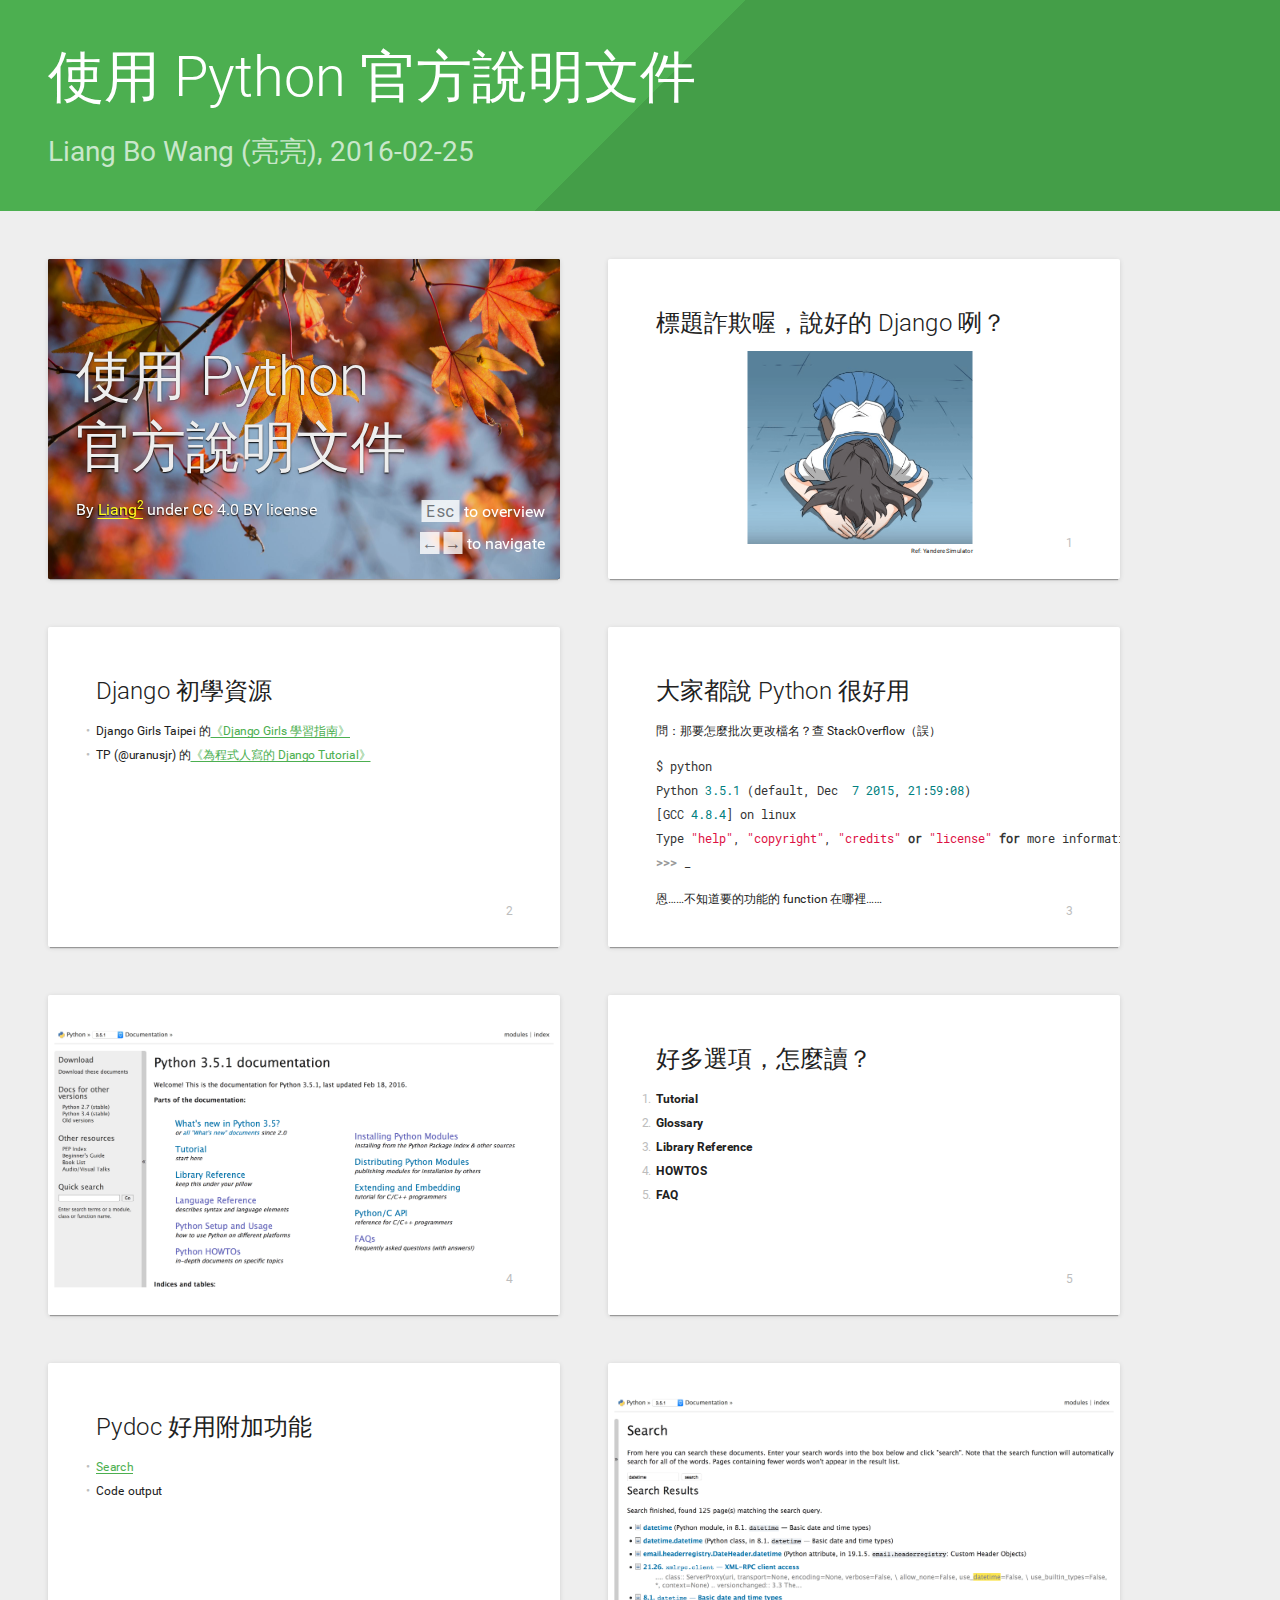
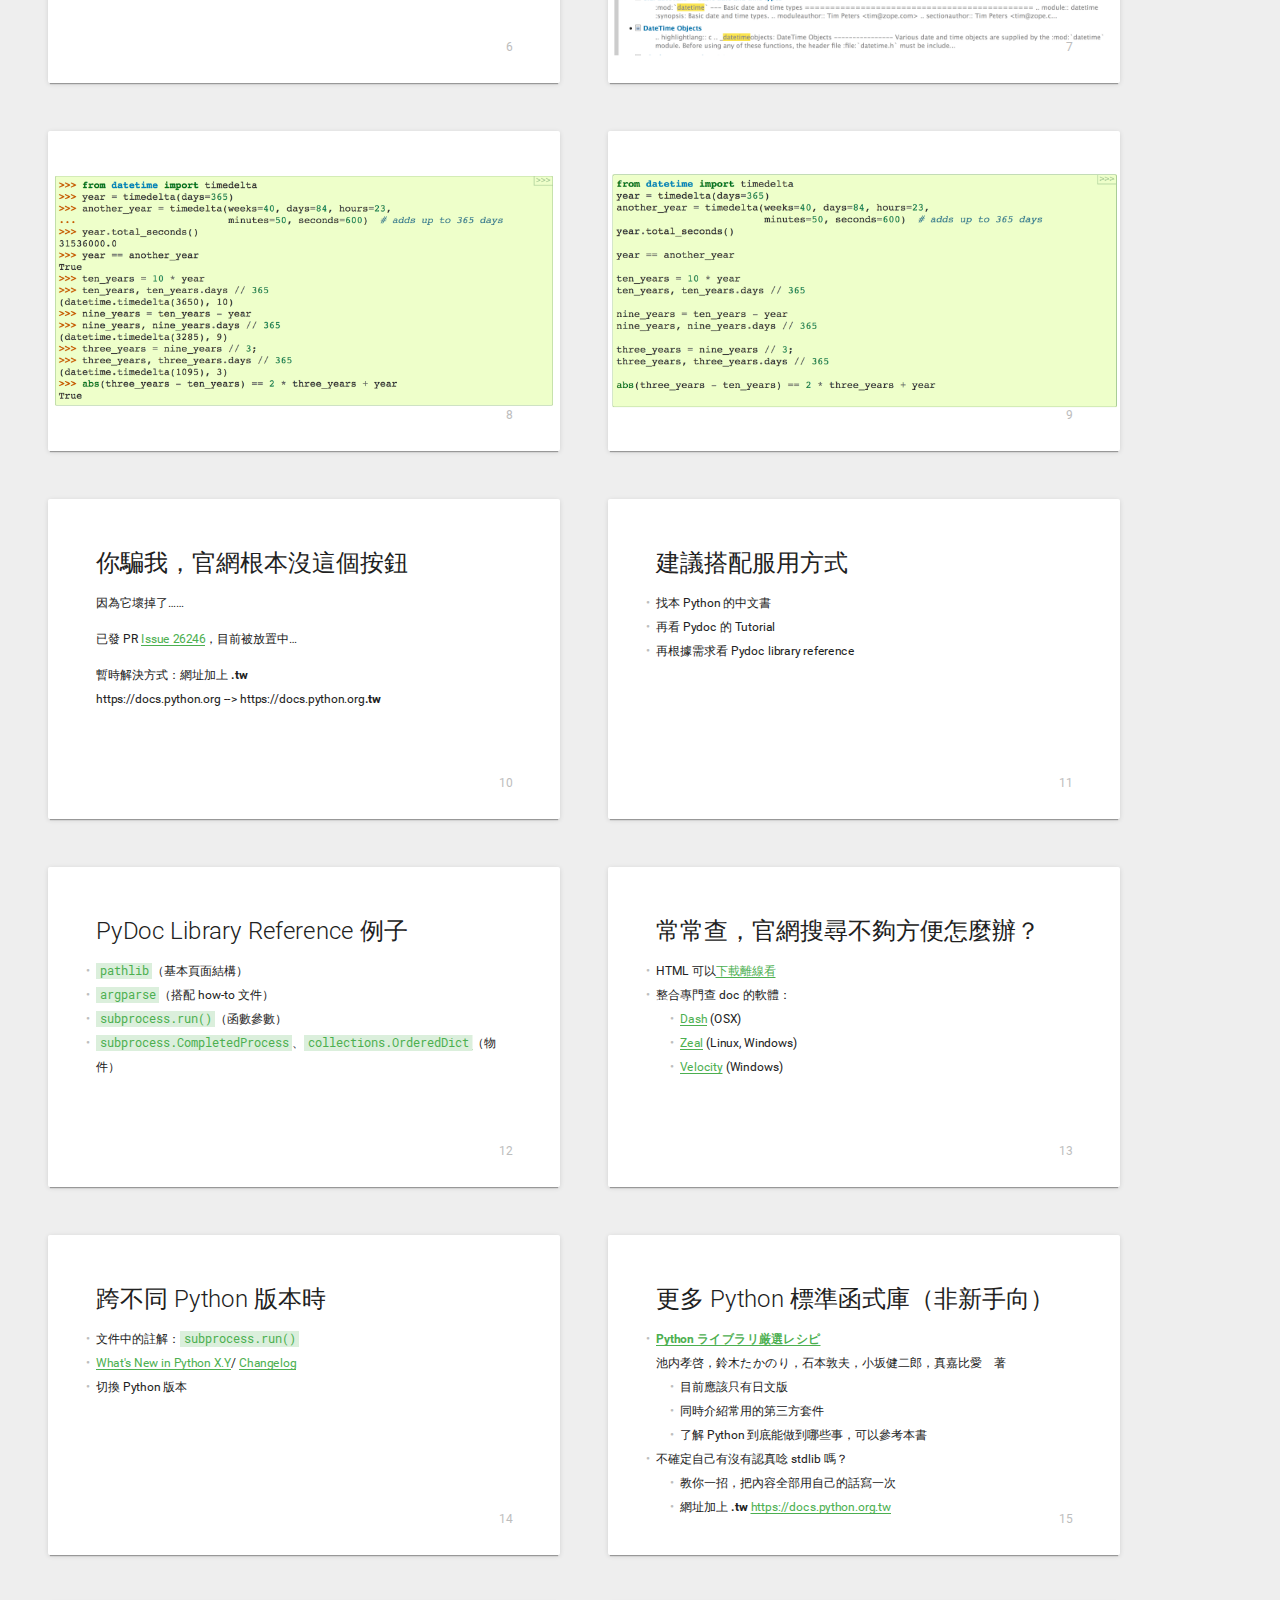
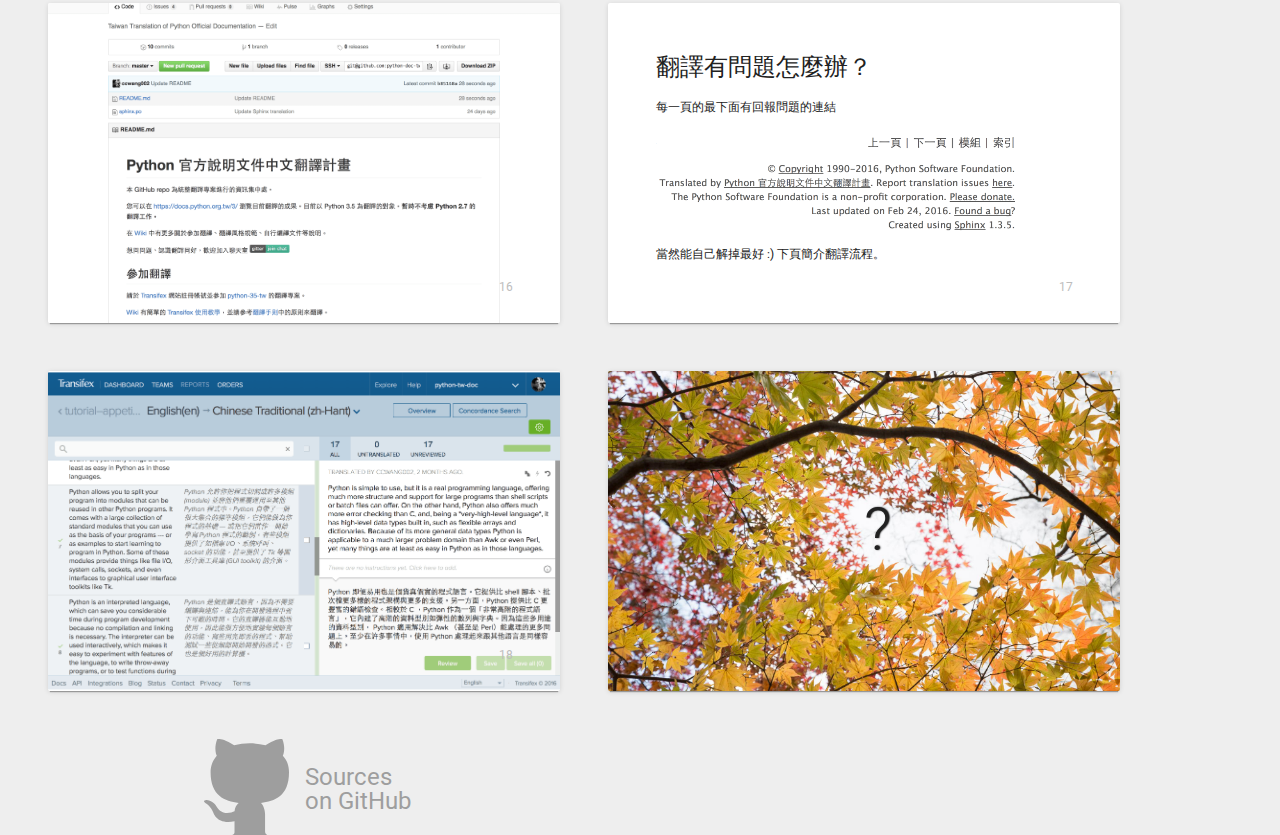
<file: index.html>
<!DOCTYPE html>
<html lang="en">
<head>
	<meta charset="UTF-8">
	<title>Liang2's Slides</title>
	<meta name="viewport" content="width=792, user-scalable=no">
	<meta http-equiv="x-ua-compatible" content="ie=edge">
	<!-- Icon -->
	<link href="pics/favicon.png" rel="icon" type="image/x-icon" />
	<!-- MathJax -->
	<!-- CSS Stle -->
	<link rel="stylesheet" href="lib/shower/themes/material/styles/screen-16x10.css">
	<link rel="stylesheet" href="lib/highlight/styles/github.min.css" type="text/css"/>
	<link rel="stylesheet" href="static/custom.css" type="text/css"/>
</head>
<body class="shower list">
	<!-- Header in overview -->
	<header class="caption">
		<h1>使用 Python 官方說明文件</h1>
		<p style="line-height: 32px; padding-top:15px;"><a href="http://liang2.tw">Liang Bo Wang (亮亮)</a>, 2016-02-25</p>
	</header>

	<!-- Cover Slide -->
	<section id="cover" class="slide no-slide-number">
		<h2 id="talk-header">使用 Python <br>官方說明文件</h2>
		<p id="talk-author">
			By <a href="http://liang2.tw" target="_blank">Liang<sup>2</sup></a> under CC 4.0 BY license
		</p>
		<p id="usage-instr">
			<kbd>Esc</kbd> to overview <br />
			<kbd>←</kbd> <kbd>→</kbd> to navigate
		</p>
		<img src="pics/cover.jpg" class="cover w" alt="">
		<style>
			#talk-header,
			#talk-author {
				left: 56px;
			}
			#talk-header {
				color: #EEE;
				text-align: left;
				font-size: 110px;
				line-height: 1.3em;
				text-shadow: -1px 1px 3px #000;
				bottom: 160px;
				position: absolute;

			}
			#talk-author {
				line-height: 1.2em;
				text-shadow: -1px 1px 3px #000;
				bottom: 120px;
				position: absolute;
			}
			#talk-author a {
				color: #FFFA20;
			}
			#cover p {
				margin: 10px 0 0;
				color: #FFF;
				font-size: 32px;
				opacity: 1;
			}
			#usage-instr {
				position: absolute;
				text-align: right;
				right: 30px;
				bottom: 40px;
			}
			#usage-instr kbd {
				opacity: 0.8;
				color: #666;
				background-color: white;
			}
			#cover img {
				opacity: 0.95;
			}
			#cover {
				background: black;
			}
		</style>
	</section>

	<section class="slide" id="orz">
		<h2>標題詐欺喔，說好的 Django 咧？</h2>
		<div class="citation next">
		<img src="pics/orz.png" alt="">
		<p>Ref: Yandere Simulator</p>
		</div>
		<style>
		#orz .citation {
			width: 450px;
			margin: 0 auto;
		}
		</style>
	</section>

	<section class="slide">
		<h2>Django 初學資源</h2>
		<ul>
			<li>Django Girls Taipei 的<a href="https://github.com/djangogirlstaipei/tutorial">《Django Girls 學習指南》</a></li>
			<li>TP (@uranusjr) 的<a href="https://github.com/uranusjr/django-tutorial-for-programmers">《為程式人寫的 Django Tutorial》</a></li>
		</ul>
	</section>

	<section class="slide">
		<h2>大家都說 Python 很好用</h2>
		<p>問：那要怎麼批次更改檔名？<span class="next">查 StackOverflow（誤）</span></p>
		<pre language='language-python' class="next"><code>$ python
Python 3.5.1 (default, Dec  7 2015, 21:59:08)
[GCC 4.8.4] on linux
Type "help", "copyright", "credits" or "license" for more information.
>>> _</code></pre>
		<p class="next">恩……<span class="next">不知道要的功能的 function 在哪裡……</span></p>
	</section>

	<section class="slide">
		<img src="pics/pydoc_home.png" class="cover w" alt="">
	</section>

	<section class="slide">
		<h2>好多選項，怎麼讀？</h2>
		<ol>
			<li><strong>Tutorial</strong></li>
			<li><strong>Glossary</strong></li>
			<li><strong>Library Reference</strong></li>
			<li><strong>HOWTOS</strong></li>
			<li><strong>FAQ</strong></li>
		</ol>
	</section>

	<section class="slide">
		<h2>Pydoc 好用附加功能</h2>
		<ul>
			<li><a href="https://docs.python.org/3/search.html">Search</a></li>
			<li>Code output</li>
		</ul>
	</section>

	<section class="slide">
		<img class="cover w" src="pics/pydoc_search.png" alt="">
	</section>

	<section class="slide">
		<img class="cover w" src="pics/pydoc_code_output.png" alt="">
	</section>

	<section class="slide">
		<img class="cover w" src="pics/pydoc_code_output_toggle.png" alt="">
	</section>

	<section class="slide">
		<h2>你騙我，官網根本沒這個按鈕</h2>
		<p class="next">因為它壞掉了……</p>
		<p class="next">已發 PR <a href="http://bugs.python.org/issue26246">Issue 26246</a>，目前被放置中…</p>
		<p class="next">暫時解決方式：網址加上 <strong>.tw</strong><br>
			https://docs.python.org --&gt; https://docs.python.org<strong>.tw</strong></p>
	</section>

	<section class="slide">
		<h2>建議搭配服用方式</h2>
		<ul>
			<li>找本 Python 的中文書</li>
			<li>再看 Pydoc 的 Tutorial</li>
			<li>再根據需求看 Pydoc library reference</li>
		</ul>
	</section>

	<section class="slide">
		<h2>PyDoc Library Reference 例子</h2>
		<ul>
			<li><a href="https://docs.python.org/3.5/library/pathlib.html"><code>pathlib</code></a>（基本頁面結構）</li>
			<li><a href="https://docs.python.org/3.5/library/argparse.html"><code>argparse</code></a>（搭配 how-to 文件）</li>
			<li><a href="https://docs.python.org/3/library/subprocess.html#subprocess.run"><code>subprocess.run()</code></a>（函數參數）</li>
			<li><a href="https://docs.python.org/3/library/subprocess.html#subprocess.CompletedProcess"><code>subprocess.CompletedProcess</code></a>、<a href="https://docs.python.org/3/library/collections.html#collections.OrderedDict"><code>collections.OrderedDict</code></a>（物件）</li>
		</ul>
	</section>

	<section class="slide">
		<h2>常常查，官網搜尋不夠方便怎麼辦？</h2>
		<ul>
			<li>HTML 可以<a href="https://docs.python.org/3/download.html">下載離線看</a></li>
			<li>整合專門查 doc 的軟體：</li>
			<ul>
				<li><a href="https://kapeli.com/dash">Dash</a> (OSX)</li>
				<li><a href="https://zealdocs.org/">Zeal</a> (Linux, Windows)</li>
				<li><a href="https://velocity.silverlakesoftware.com/">Velocity</a> (Windows)</li>
			</ul>
		</ul>
	</section>

	<section class="slide">
		<h2>跨不同 Python 版本時</h2>
		<ul>
			<li>文件中的註解：<a href="https://docs.python.org/3/library/subprocess.html#subprocess.run"><code>subprocess.run()</code></a></li>
			<li><a href="https://docs.python.org/3/whatsnew/3.5.html">What's New in Python X.Y</a>/ <a href="https://docs.python.org/3/whatsnew/changelog.html">Changelog</a></li>
			<li>切換 Python 版本</li>
		</ul>
	</section>

	<section class="slide">
		<h2>更多 Python 標準函式庫（非新手向）</h2>
		<ul>
			<li><a href="http://www.amazon.co.jp/dp/4774177075" target="_blank"><strong>Python ライブラリ厳選レシピ</strong></a><br>
				池内孝啓，鈴木たかのり，石本敦夫，小坂健二郎，真嘉比愛　著</li>
				<ul>
					<li>目前應該只有日文版</li>
					<li>同時介紹常用的第三方套件</li>
					<li>了解 Python 到底能做到哪些事，可以參考本書</li>
				</ul>
			<li>不確定自己有沒有認真唸 stdlib 嗎？</li>
			<ul class="next">
				<li>教你一招，把內容全部用自己的話寫一次</li>
				<li>網址加上 <strong>.tw</strong> <a href="https://docs.python.org.tw">https://docs.python.org.tw</a></li>
			</ul>
		</ul>
	</section>

	<section class="slide">
		<a href="https://github.com/python-doc-tw/python-doc-tw"><img class="cover w" src="pics/pydoctw.png" alt=""></a>
	</section>

	<section class="slide" id="pydoctw-report">
		<h2>翻譯有問題怎麼辦？</h2>
		<p>每一頁的最下面有回報問題的連結</p>
		<img src="pics/pydoctw_footer.png" alt="">
		<p>當然能自己解掉最好 :) 下頁簡介翻譯流程。</p>
		<style>
			#pydoctw-report img {
				width: 90%;
			}
		</style>
	</section>

	<section class="slide">
		<img class="cover w" src="pics/pydoctw_transifex.png" alt="">
	</section>

	<!-- End Slide -->
	<section id='end' class='slide no-slide-number'>
		<h2>?</h2>
		<img src="pics/end.jpg" class="cover w" alt="">
		<style>
			#end h2 {
				position: absolute;
				left: 50%;
				top: 40%;
				text-align: right;
				text-shadow: 1px 1px 3px #111;
				font-size: 120px;
			}
		</style>
	</section>


	<!-- END OF SLIDE CONTENT -->
	<p class="badge">
		<a href="https://github.com/ccwang002/2016Talk-Pydoc" target="_blank">Sources on GitHub</a>
	</p>
	<!--
	To hide progress bar from entire presentation
	just remove “progress” element.
	-->
	<div class="progress"></div>

	<!-- Library -->
	<script src="lib/highlight/highlight.pack.js" type="text/javascript" charset="utf-8"></script>
	<script>
		hljs.initHighlightingOnLoad();
	</script>
	<script src="lib/shower/shower.min.js"></script>
	<!-- Mathjax -->
	<!-- During local development, use localhost mathjax for speed-->
	<!--<script src="file:///Users/liang/.ipython/profile_default/static/mathjax/MathJax.js?config=TeX-AMS-MML_HTMLorMML"></script>-->
	<!-- online Mathjax CDN -->
	<!--<script src="http://cdn.mathjax.org/mathjax/latest/MathJax.js?config=TeX-AMS-MML_HTMLorMML"></script>-->
</body>
</html>
</file>
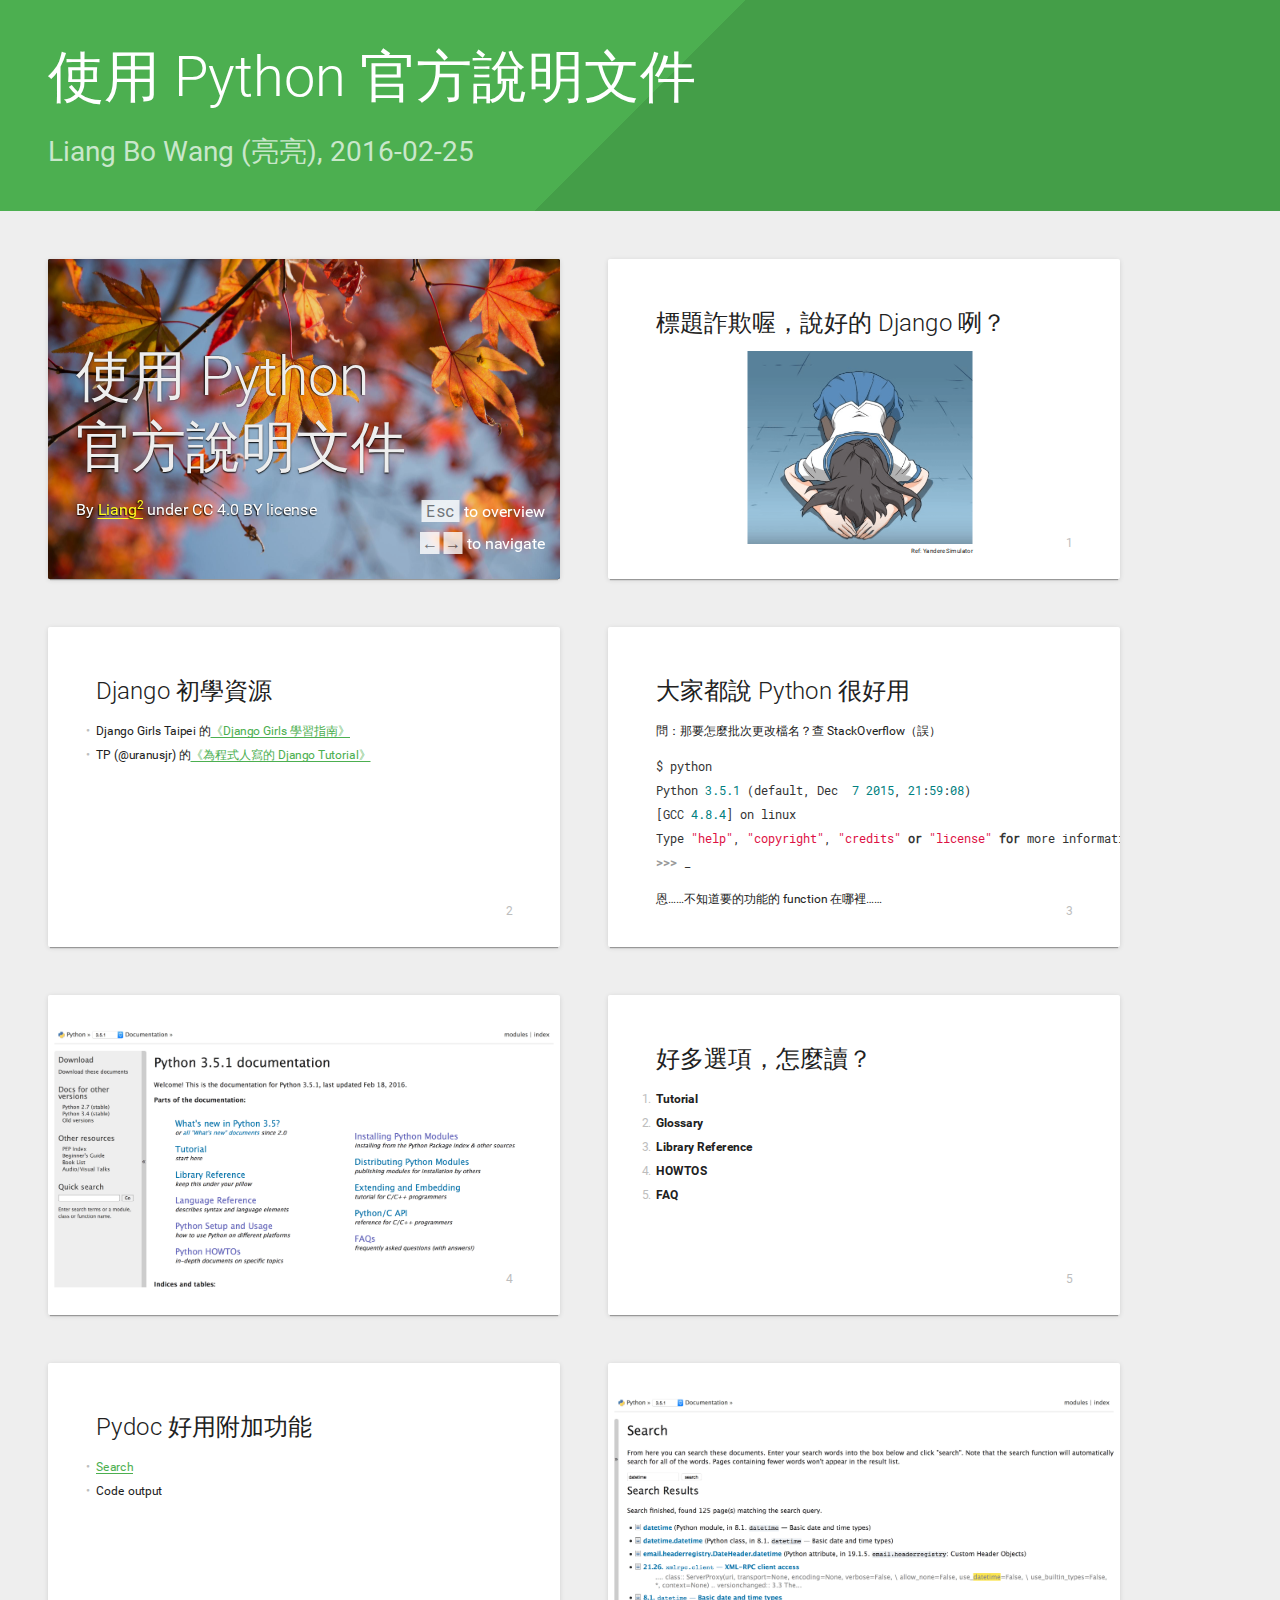
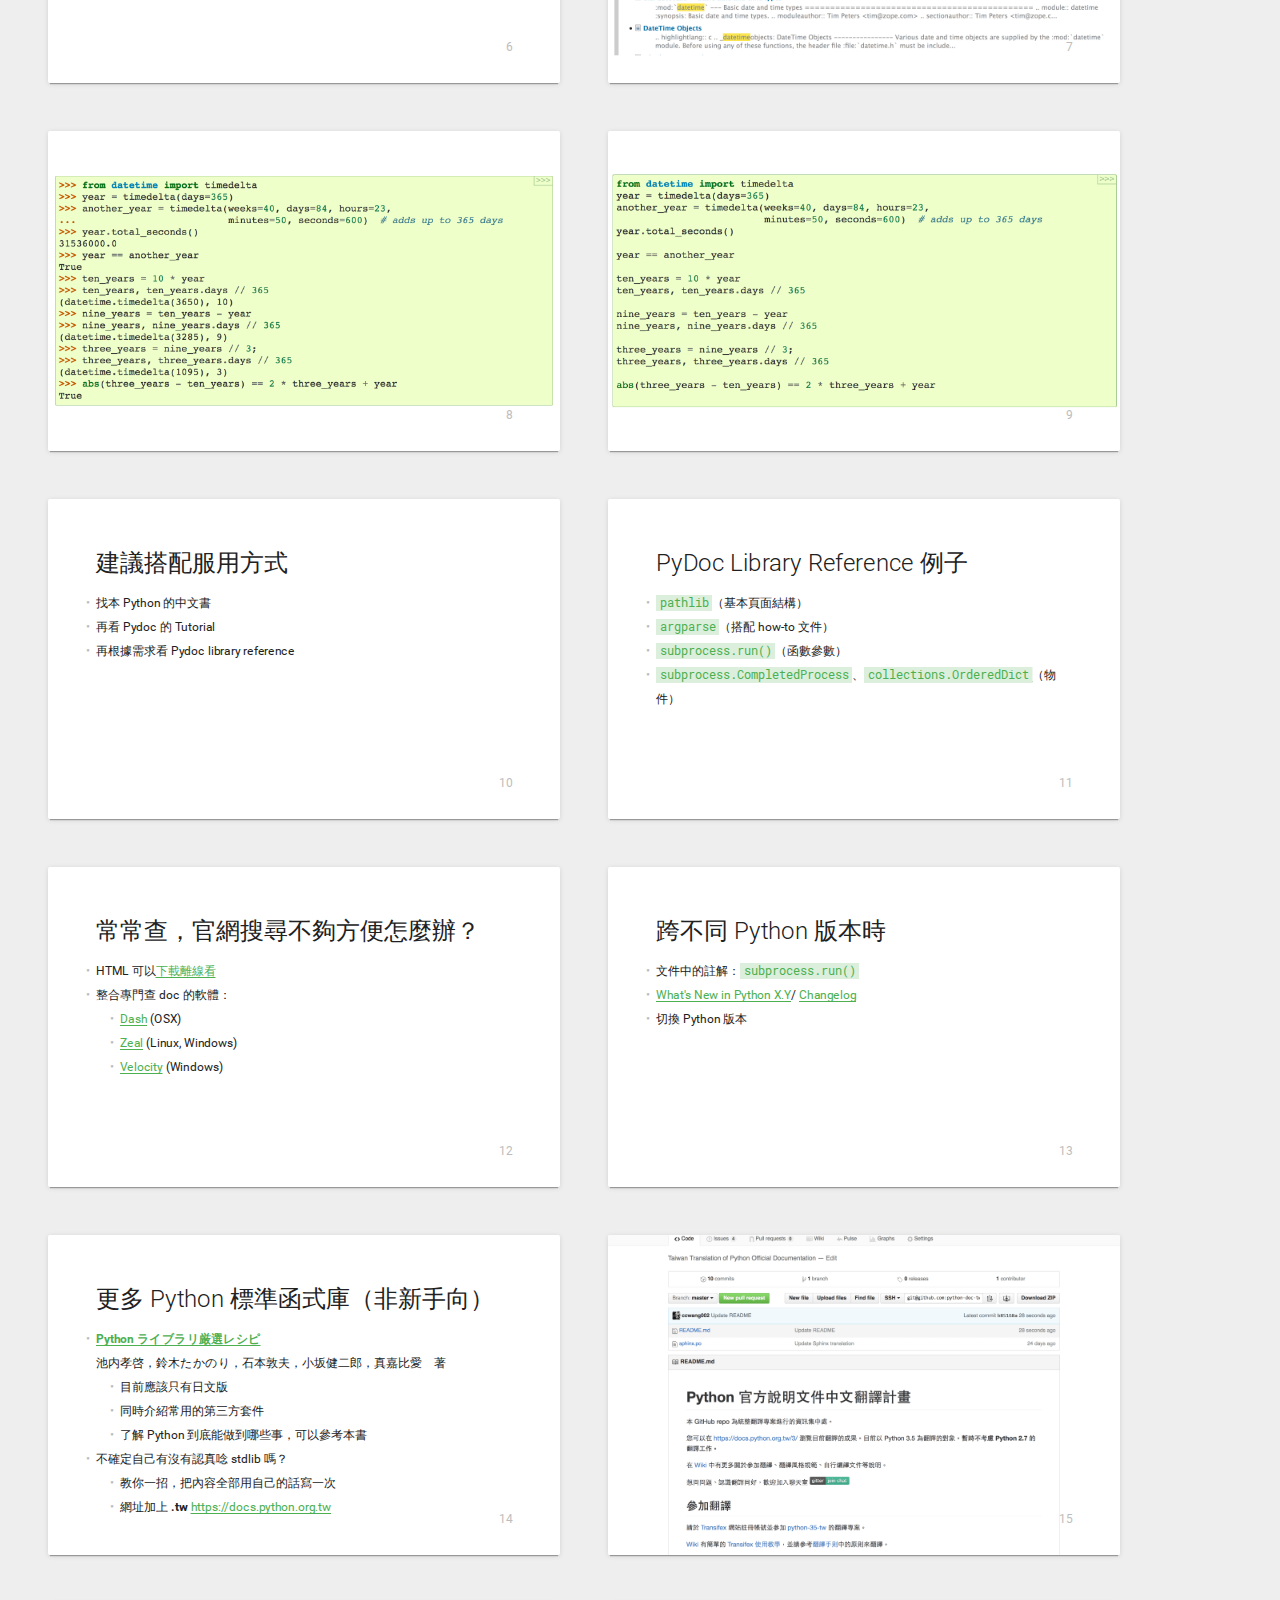
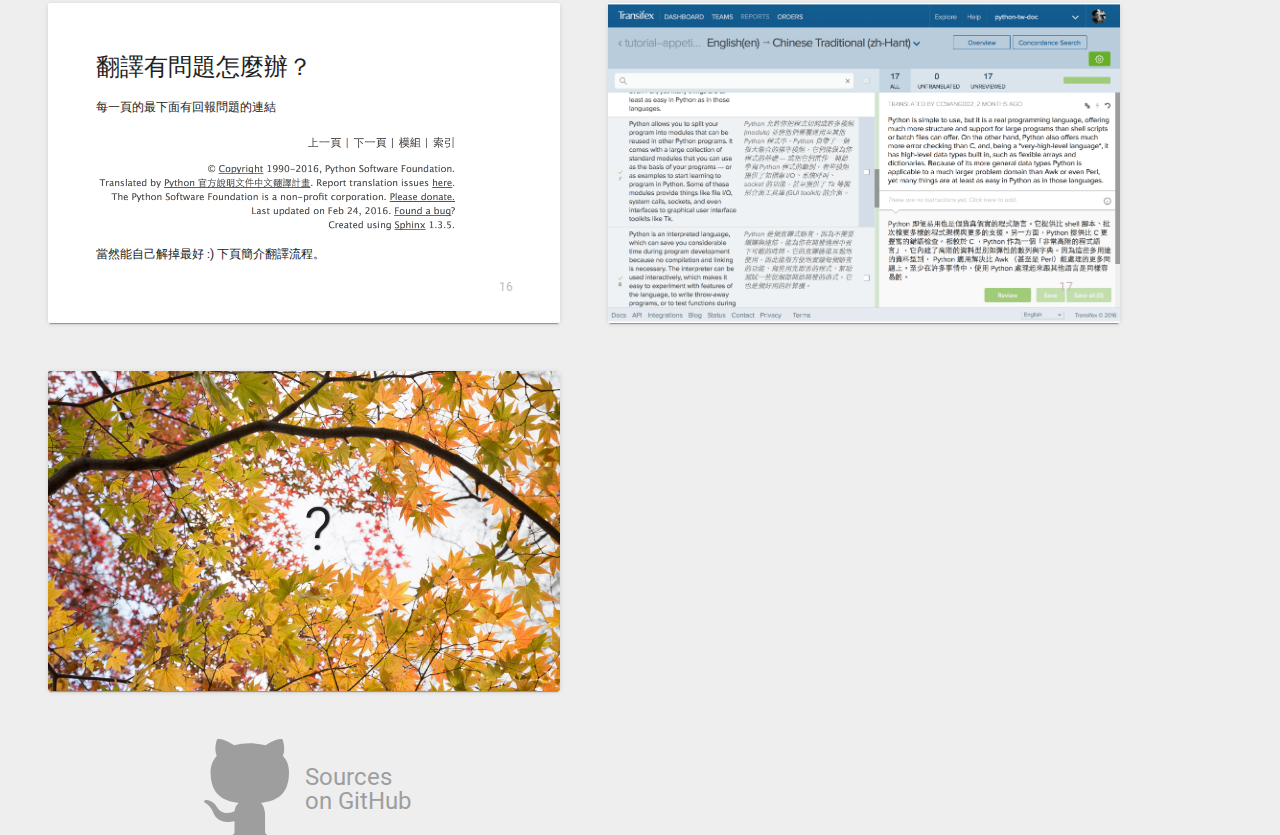
<file: slides/index.html>
<!DOCTYPE html>
<html lang="en">
<head>
	<meta charset="UTF-8">
	<title>Liang2's Slides</title>
	<meta name="viewport" content="width=792, user-scalable=no">
	<meta http-equiv="x-ua-compatible" content="ie=edge">
	<!-- Icon -->
	<link href="pics/favicon.png" rel="icon" type="image/x-icon" />
	<!-- MathJax -->
	<!-- CSS Stle -->
	<link rel="stylesheet" href="lib/shower/themes/material/styles/screen-16x10.css">
	<link rel="stylesheet" href="lib/highlight/styles/github.min.css" type="text/css"/>
	<link rel="stylesheet" href="static/custom.css" type="text/css"/>
</head>
<body class="shower list">
	<!-- Header in overview -->
	<header class="caption">
		<h1>使用 Python 官方說明文件</h1>
		<p style="line-height: 32px; padding-top:15px;"><a href="http://liang2.tw">Liang Bo Wang (亮亮)</a>, 2016-02-25</p>
	</header>

	<!-- Cover Slide -->
	<section id="cover" class="slide no-slide-number">
		<h2 id="talk-header">使用 Python <br>官方說明文件</h2>
		<p id="talk-author">
			By <a href="http://liang2.tw" target="_blank">Liang<sup>2</sup></a> under CC 4.0 BY license
		</p>
		<p id="usage-instr">
			<kbd>Esc</kbd> to overview <br />
			<kbd>←</kbd> <kbd>→</kbd> to navigate
		</p>
		<img src="pics/cover.jpg" class="cover w" alt="">
		<style>
			#talk-header,
			#talk-author {
				left: 56px;
			}
			#talk-header {
				color: #EEE;
				text-align: left;
				font-size: 110px;
				line-height: 1.3em;
				text-shadow: -1px 1px 3px #000;
				bottom: 160px;
				position: absolute;

			}
			#talk-author {
				line-height: 1.2em;
				text-shadow: -1px 1px 3px #000;
				bottom: 120px;
				position: absolute;
			}
			#talk-author a {
				color: #FFFA20;
			}
			#cover p {
				margin: 10px 0 0;
				color: #FFF;
				font-size: 32px;
				opacity: 1;
			}
			#usage-instr {
				position: absolute;
				text-align: right;
				right: 30px;
				bottom: 40px;
			}
			#usage-instr kbd {
				opacity: 0.8;
				color: #666;
				background-color: white;
			}
			#cover img {
				opacity: 0.95;
			}
			#cover {
				background: black;
			}
		</style>
	</section>

	<section class="slide" id="orz">
		<h2>標題詐欺喔，說好的 Django 咧？</h2>
		<div class="citation next">
		<img src="pics/orz.png" alt="">
		<p>Ref: Yandere Simulator</p>
		</div>
		<style>
		#orz .citation {
			width: 450px;
			margin: 0 auto;
		}
		</style>
	</section>

	<section class="slide">
		<h2>Django 初學資源</h2>
		<ul>
			<li>Django Girls Taipei 的<a href="https://github.com/djangogirlstaipei/tutorial">《Django Girls 學習指南》</a></li>
			<li>TP (@uranusjr) 的<a href="https://github.com/uranusjr/django-tutorial-for-programmers">《為程式人寫的 Django Tutorial》</a></li>
		</ul>
	</section>

	<section class="slide">
		<h2>大家都說 Python 很好用</h2>
		<p>問：那要怎麼批次更改檔名？<span class="next">查 StackOverflow（誤）</span></p>
		<pre language='language-python' class="next"><code>$ python
Python 3.5.1 (default, Dec  7 2015, 21:59:08)
[GCC 4.8.4] on linux
Type "help", "copyright", "credits" or "license" for more information.
>>> _</code></pre>
		<p class="next">恩……<span class="next">不知道要的功能的 function 在哪裡……</span></p>
	</section>

	<section class="slide">
		<img src="pics/pydoc_home.png" class="cover w" alt="">
	</section>

	<section class="slide">
		<h2>好多選項，怎麼讀？</h2>
		<ol>
			<li><strong>Tutorial</strong></li>
			<li><strong>Glossary</strong></li>
			<li><strong>Library Reference</strong></li>
			<li><strong>HOWTOS</strong></li>
			<li><strong>FAQ</strong></li>
		</ol>
	</section>

	<section class="slide">
		<h2>Pydoc 好用附加功能</h2>
		<ul>
			<li><a href="https://docs.python.org/3/search.html">Search</a></li>
			<li>Code output</li>
		</ul>
	</section>

	<section class="slide">
		<img class="cover w" src="pics/pydoc_search.png" alt="">
	</section>

	<section class="slide">
		<img class="cover w" src="pics/pydoc_code_output.png" alt="">
	</section>

	<section class="slide">
		<img class="cover w" src="pics/pydoc_code_output_toggle.png" alt="">
	</section>

	<section class="slide">
		<h2>建議搭配服用方式</h2>
		<ul>
			<li>找本 Python 的中文書</li>
			<li>再看 Pydoc 的 Tutorial</li>
			<li>再根據需求看 Pydoc library reference</li>
		</ul>
	</section>

	<section class="slide">
		<h2>PyDoc Library Reference 例子</h2>
		<ul>
			<li><a href="https://docs.python.org/3.5/library/pathlib.html"><code>pathlib</code></a>（基本頁面結構）</li>
			<li><a href="https://docs.python.org/3.5/library/argparse.html"><code>argparse</code></a>（搭配 how-to 文件）</li>
			<li><a href="https://docs.python.org/3/library/subprocess.html#subprocess.run"><code>subprocess.run()</code></a>（函數參數）</li>
			<li><a href="https://docs.python.org/3/library/subprocess.html#subprocess.CompletedProcess"><code>subprocess.CompletedProcess</code></a>、<a href="https://docs.python.org/3/library/collections.html#collections.OrderedDict"><code>collections.OrderedDict</code></a>（物件）</li>
		</ul>
	</section>

	<section class="slide">
		<h2>常常查，官網搜尋不夠方便怎麼辦？</h2>
		<ul>
			<li>HTML 可以<a href="https://docs.python.org/3/download.html">下載離線看</a></li>
			<li>整合專門查 doc 的軟體：</li>
			<ul>
				<li><a href="https://kapeli.com/dash">Dash</a> (OSX)</li>
				<li><a href="https://zealdocs.org/">Zeal</a> (Linux, Windows)</li>
				<li><a href="https://velocity.silverlakesoftware.com/">Velocity</a> (Windows)</li>
			</ul>
		</ul>
	</section>

	<section class="slide">
		<h2>跨不同 Python 版本時</h2>
		<ul>
			<li>文件中的註解：<a href="https://docs.python.org/3/library/subprocess.html#subprocess.run"><code>subprocess.run()</code></a></li>
			<li><a href="https://docs.python.org/3/whatsnew/3.5.html">What's New in Python X.Y</a>/ <a href="https://docs.python.org/3/whatsnew/changelog.html">Changelog</a></li>
			<li>切換 Python 版本</li>
		</ul>
	</section>

	<section class="slide">
		<h2>更多 Python 標準函式庫（非新手向）</h2>
		<ul>
			<li><a href="http://www.amazon.co.jp/dp/4774177075" target="_blank"><strong>Python ライブラリ厳選レシピ</strong></a><br>
				池内孝啓，鈴木たかのり，石本敦夫，小坂健二郎，真嘉比愛　著</li>
				<ul>
					<li>目前應該只有日文版</li>
					<li>同時介紹常用的第三方套件</li>
					<li>了解 Python 到底能做到哪些事，可以參考本書</li>
				</ul>
			<li>不確定自己有沒有認真唸 stdlib 嗎？</li>
			<ul class="next">
				<li>教你一招，把內容全部用自己的話寫一次</li>
				<li>網址加上 <strong>.tw</strong> <a href="https://docs.python.org.tw">https://docs.python.org.tw</a></li>
			</ul>
		</ul>
	</section>

	<section class="slide">
		<a href="https://github.com/python-doc-tw/python-doc-tw"><img class="cover w" src="pics/pydoctw.png" alt=""></a>
	</section>

	<section class="slide" id="pydoctw-report">
		<h2>翻譯有問題怎麼辦？</h2>
		<p>每一頁的最下面有回報問題的連結</p>
		<img src="pics/pydoctw_footer.png" alt="">
		<p>當然能自己解掉最好 :) 下頁簡介翻譯流程。</p>
		<style>
			#pydoctw-report img {
				width: 90%;
			}
		</style>
	</section>

	<section class="slide">
		<img class="cover w" src="pics/pydoctw_transifex.png" alt="">
	</section>

	<!-- End Slide -->
	<section id='end' class='slide no-slide-number'>
		<h2>?</h2>
		<img src="pics/end.jpg" class="cover w" alt="">
		<style>
			#end h2 {
				position: absolute;
				left: 50%;
				top: 40%;
				text-align: right;
				text-shadow: 1px 1px 3px #111;
				font-size: 120px;
			}
		</style>
	</section>


	<!-- END OF SLIDE CONTENT -->
	<p class="badge">
		<a href="https://github.com/ccwang002/2016Talk-Pydoc" target="_blank">Sources on GitHub</a>
	</p>
	<!--
	To hide progress bar from entire presentation
	just remove “progress” element.
	-->
	<div class="progress"></div>

	<!-- Library -->
	<script src="lib/highlight/highlight.pack.js" type="text/javascript" charset="utf-8"></script>
	<script>
		hljs.initHighlightingOnLoad();
	</script>
	<script src="lib/shower/shower.min.js"></script>
	<!-- Mathjax -->
	<!-- During local development, use localhost mathjax for speed-->
	<!--<script src="file:///Users/liang/.ipython/profile_default/static/mathjax/MathJax.js?config=TeX-AMS-MML_HTMLorMML"></script>-->
	<!-- online Mathjax CDN -->
	<!--<script src="http://cdn.mathjax.org/mathjax/latest/MathJax.js?config=TeX-AMS-MML_HTMLorMML"></script>-->
</body>
</html>
</file>
<file: lib/shower/themes/material/styles/screen-16x10.css>
/**
 * Material theme for Shower HTML presentation engine
 * shower-material v1.0.1, https://github.com/shower/material
 * @copyright 2010–2016 Vadim Makeev, http://pepelsbey.net/
 * @license MIT
 */
@charset "UTF-8";.slide.black:after,.slide.white:after{visibility:hidden}@font-face{font-family:Roboto;src:url(../fonts/roboto-regular.woff) format("woff")}@font-face{font-weight:700;font-family:Roboto;src:url(../fonts/roboto-bold.woff) format("woff")}@font-face{font-style:italic;font-family:Roboto;src:url(../fonts/roboto-italic.woff) format("woff")}@font-face{font-style:italic;font-weight:700;font-family:Roboto;src:url(../fonts/roboto-bold-italic.woff) format("woff")}@font-face{font-family:Roboto Light;src:url(../fonts/roboto-light.woff) format("woff")}@font-face{font-family:Roboto Mono;src:url(../fonts/roboto-mono-regular.woff) format("woff")}*,:after,:before{box-sizing:border-box}a,abbr,acronym,address,applet,article,aside,audio,b,big,blockquote,body,canvas,caption,center,cite,code,dd,del,details,dfn,div,dl,dt,em,embed,fieldset,figcaption,figure,footer,form,h1,h2,h3,h4,h5,h6,header,hgroup,html,i,iframe,img,ins,kbd,label,legend,li,mark,menu,nav,object,ol,output,p,pre,q,ruby,s,samp,section,small,span,strike,strong,sub,summary,sup,table,tbody,td,tfoot,th,thead,time,tr,tt,u,ul,var,video{margin:0;padding:0;border:0;font:inherit;vertical-align:baseline}.shower,body{line-height:1}article,aside,details,figcaption,figure,footer,header,hgroup,main,menu,nav,section{display:block}ol,ul{list-style:none}blockquote,q{quotes:none}blockquote:after,blockquote:before,q:after,q:before{content:'';content:none}table{border-collapse:collapse;border-spacing:0}a{text-decoration:none}@page{margin:0;size:1024px 640px}.shower{color:#212121;counter-reset:slide;font-family:Roboto,sans-serif;-webkit-print-color-adjust:exact;-webkit-text-size-adjust:none;-moz-text-size-adjust:none;-ms-text-size-adjust:none}@media print{.shower{text-rendering:geometricPrecision}}.caption{font-size:24px;display:none;margin-bottom:1em;padding:1.02em 0 .9em 1em;width:100%;background:-webkit-linear-gradient(315deg,#4CAF50 50%,#449e48 50%) no-repeat #4CAF50;background:linear-gradient(135deg,#4CAF50 50%,#449e48 50%) no-repeat #4CAF50}@media (min-width:1168px){.caption{font-size:48px}}@media (min-width:2336px){.caption{font-size:96px}}.caption h1{padding-bottom:.28em;color:#fff;font:1.17em/1 Roboto Light,sans-serif}.caption p{color:#c9e7cb;line-height:1;font-size:.58em}.caption a{color:inherit}.slide{position:relative;z-index:1;overflow:hidden;padding:104px 112px 0 96px;width:1024px;height:640px;background:#fff;line-height:2;font-size:24px}.slide:after{position:absolute;right:96px;bottom:48px;color:#bdbdbd;counter-increment:slide;content:counter(slide)}.slide h2{margin-bottom:32px;color:#212121;font:48px/1 Roboto Light,sans-serif}.slide blockquote,.slide dfn,.slide em,.slide i{font-style:italic}.slide b,.slide strong,.slide table th{font-weight:700}.slide p{margin-bottom:1em}.slide p.note{color:#9e9e9e}.slide a{background:-webkit-linear-gradient(bottom,currentColor .09em,transparent .09em) repeat-x;background:linear-gradient(to top,currentColor .09em,transparent .09em) repeat-x;color:#4CAF50}.slide code,.slide kbd,.slide mark,.slide samp{padding:.1em .3em;background:#dbefdc}.slide code,.slide kbd,.slide samp{line-height:1;font-family:Roboto Mono,monospace,monospace}.slide sub,.slide sup{position:relative;line-height:0;font-size:75%}.slide sub{bottom:-.25em}.slide sup{top:-.5em}.slide blockquote:before{position:absolute;margin:-.04em 0 0 -.4em;color:#bdbdbd;line-height:1;font-style:normal;font-size:7em;content:'\201D'}.slide blockquote+figcaption{margin:-1em 0 1em;font-style:italic;font-weight:700}.slide ol,.slide ul{margin-bottom:1em;counter-reset:list}.slide ol li,.slide ul li{page-break-inside:avoid;text-indent:-2em}.slide ol li:before,.slide ul li:before{display:inline-block;width:2em;color:#bdbdbd;text-align:right}.slide ol ol,.slide ol ul,.slide ul ol,.slide ul ul{margin-bottom:0;margin-left:2em}.slide pre,.slide table{margin-bottom:1em}.slide pre code,.slide table{margin-left:-96px;width:calc(100% + 96px + 112px)}.slide ul>li:before{padding-right:.5em;content:'•'}.slide ul>li:lang(ru):before{content:'—'}.slide ol>li:before{padding-right:.4em;counter-increment:list;content:counter(list) "."}.slide table td:first-child,.slide table th:first-child{padding-left:96px}.slide table td:last-child,.slide table th:last-child{padding-right:96px}.slide table th{text-align:left}.slide table tr:not(:last-of-type)>*{background:-webkit-linear-gradient(bottom,#bdbdbd .055em,transparent .055em) repeat-x;background:linear-gradient(to top,#bdbdbd .055em,transparent .055em) repeat-x}.slide table.striped tr:nth-child(even){background:#edf7ee}.slide table.striped tr>*{background-image:none}.slide pre{counter-reset:code;white-space:normal}.slide pre code{display:block;padding:0 0 0 96px;background:0 0;line-height:2;white-space:pre;-moz-tab-size:4;-o-tab-size:4;tab-size:4}.slide pre code:not(:only-child).mark{background:#edf7ee}.slide pre code:not(:only-child):before{position:absolute;margin-left:-2em;color:#bdbdbd;counter-increment:code;content:counter(code,decimal-leading-zero) "."}.slide pre mark{position:relative;z-index:-1;margin:0 -.3em}.slide .shout,.slide footer{z-index:1;position:absolute;left:0}.slide pre mark.important{background:#4CAF50;color:#fff}.slide pre mark.comment{margin:0;padding:0;background:0 0;color:#9e9e9e}.slide footer{right:0;bottom:-640px;display:none;padding:2em 112px 1em 96px;background:#edf7ee;-webkit-transition:bottom .3s;transition:bottom .3s}.slide:hover>footer{bottom:0}.slide.grid{background-image:url(../images/grid.png);-ms-interpolation-mode:nearest-neighbor;image-rendering:-webkit-optimize-contrast;image-rendering:-moz-crisp-edges;image-rendering:pixelated}@media (-webkit-min-device-pixel-ratio:2),(min-resolution:2dppx){.slide.grid{background-image:url(../images/grid@2x.png);background-size:1024px auto}}.slide.black{background-color:#000}.slide.white{background-color:#fff}.slide .double{-webkit-columns:2;-moz-columns:2;columns:2;-webkit-column-gap:75px;-moz-column-gap:75px;column-gap:75px}.slide .shout{top:50%;padding-left:96px;width:100%;color:#fff;line-height:1.1;font-size:112px;-webkit-transform:translateY(-50%);transform:translateY(-50%)}.slide .shout a{background:-webkit-linear-gradient(bottom,currentColor .06em,transparent .06em) repeat-x;background:linear-gradient(to top,currentColor .06em,transparent .06em) repeat-x;color:inherit}.slide .shout:after{position:absolute;top:-300%;right:0;bottom:-300%;left:0;z-index:-1;background:-webkit-linear-gradient(315deg,#4CAF50 50%,#449e48 50%) no-repeat #4CAF50;background:linear-gradient(135deg,#4CAF50 50%,#449e48 50%) no-repeat #4CAF50;content:''}.slide .cover,.slide .place{top:50%;left:50%;position:absolute}.slide .cover{z-index:-1;-webkit-transform:translate(-50%,-50%);transform:translate(-50%,-50%);max-width:100%;max-height:100%}.slide .cover.w,.slide .cover.width{width:100%;max-height:none}.slide .cover.h,.slide .cover.height{height:100%;max-width:none}.slide .cover+figcaption{position:absolute;bottom:20px;right:10px;font-size:12px;opacity:.7;-webkit-transform-origin:0 100%;transform-origin:0 100%;-webkit-transform:translateX(100%) rotate(-90deg);transform:translateX(100%) rotate(-90deg)}.slide .cover+figcaption.white{color:#fff}.slide .cover+figcaption a{color:currentcolor}.slide .place{-webkit-transform:translate(-50%,-50%);transform:translate(-50%,-50%)}.slide .place.b.l,.slide .place.b.r,.slide .place.bottom.left,.slide .place.bottom.right,.slide .place.t.l,.slide .place.t.r,.slide .place.top.left,.slide .place.top.right{-webkit-transform:none;transform:none}.slide .place.b,.slide .place.bottom,.slide .place.t,.slide .place.top{-webkit-transform:translate(-50%,0);transform:translate(-50%,0)}.slide .place.l,.slide .place.left,.slide .place.r,.slide .place.right{-webkit-transform:translate(0,-50%);transform:translate(0,-50%)}.slide .place.t,.slide .place.t.r,.slide .place.top,.slide .place.top.left,.slide .place.top.right{top:0}.slide .place.r,.slide .place.right{right:0;left:auto}.slide .place.b,.slide .place.b.l,.slide .place.b.r,.slide .place.bottom,.slide .place.bottom.left,.slide .place.bottom.right{top:auto;bottom:0}.slide .place.l,.slide .place.left{left:0}.progress{position:absolute;bottom:0;left:0;z-index:1;display:none;height:8px;background:#4CAF50;-webkit-transition:width .2s linear;transition:width .2s linear;clip:rect(0 1024px 8px 0);box-shadow:512px 0 0 512px #bdbdbd}.badge{font-size:12px;width:100%}@media (min-width:1168px){.badge{font-size:24px}}@media (min-width:2336px){.badge{font-size:48px}}.badge a{display:block;margin-left:8.5em;padding:1.1em 0 0 4.2em;width:9em;height:4em;background:url("data:image/svg+xml;charset=utf8,%3Csvg fill='%239e9e9e' xmlns='http://www.w3.org/2000/svg' viewBox='0 0 20.597 23.153'%3E%3Cpath d='M6.823 23.15c.45-.07.574-.398.574-.715v-2.6c-4.2.9-5.1-2-5.1-2-.7-1.7-1.7-2.2-1.7-2.2-1.4-.9.1-.9.1-.9 1.5.1 2.3 1.5 2.3 1.5 1.3 2.3 3.5 1.6 4.4 1.2.1-1 .5-1.6 1-2-3.3-.4-6.8-1.7-6.8-7.4 0-1.6.6-3 1.5-4-.2-.4-.7-1.9.1-4 0 0 1.3-.4 4.1 1.5 1.2-.3 2.5-.5 3.8-.5s2.6.2 3.8.5c2.9-1.9 4.1-1.5 4.1-1.5.8 2.1.3 3.6.1 4 1 1 1.5 2.4 1.5 4 0 5.8-3.5 7-6.8 7.4.5.5 1 1.4 1 2.8v4.1c0 .29.16.695.515.818l-8.49-.002z'/%3E%3C/svg%3E") no-repeat;color:#9e9e9e}.region{display:none}@media screen{.shower.list{width:100%;display:-webkit-box;display:-webkit-flex;display:-ms-flexbox;display:flex;-webkit-flex-wrap:wrap;-ms-flex-wrap:wrap;flex-wrap:wrap;background:#EEE;position:absolute;clip:rect(0,auto,auto,0)}.shower.list .caption{display:block}.shower.list .slide{-webkit-transform-origin:0 0;transform-origin:0 0;margin:0 -768px -456px 24px;-webkit-transform:scale(.25);transform:scale(.25);border-radius:2px;box-shadow:0 12px 4px -8px rgba(0,0,0,.2),0 12px 4px -8px rgba(0,0,0,.14),0 4px 20px 0 rgba(0,0,0,.12)}.shower.list .slide:hover{box-shadow:0 16px 20px 0 rgba(0,0,0,.2),0 4px 40px 0 rgba(0,0,0,.14),0 8px 16px -4px rgba(0,0,0,.12)}.shower.list .slide:target{box-shadow:0 32px 40px 4px rgba(0,0,0,.2),0 12px 56px 8px rgba(0,0,0,.14),0 20px 20px -12px rgba(0,0,0,.12)}}@media screen and (min-width:1168px){.shower.list .slide{margin:0 -512px -272px 48px;-webkit-transform:scale(.5);transform:scale(.5);border-radius:4px;box-shadow:0 6px 2px -4px rgba(0,0,0,.2),0 6px 2px -4px rgba(0,0,0,.14),0 2px 10px 0 rgba(0,0,0,.12)}.shower.list .slide:hover{box-shadow:0 8px 10px 0 rgba(0,0,0,.2),0 2px 20px 0 rgba(0,0,0,.14),0 8px 4px -2px rgba(0,0,0,.12)}.shower.list .slide:target{box-shadow:0 16px 20px 2px rgba(0,0,0,.2),0 6px 28px 4px rgba(0,0,0,.14),0 10px 10px -6px rgba(0,0,0,.12)}}@media screen and (min-width:2336px){.shower.list .slide{margin:0 0 96px 96px;-webkit-transform:scale(1);transform:scale(1);border-radius:8px;box-shadow:0 3px 1px -2px rgba(0,0,0,.2),0 3px 1px -2px rgba(0,0,0,.14),0 1px 5px 0 rgba(0,0,0,.12)}.shower.list .slide:hover{box-shadow:0 4px 5px 0 rgba(0,0,0,.2),0 1px 10px 0 rgba(0,0,0,.14),0 2px 4px -1px rgba(0,0,0,.12)}.shower.list .slide:target{box-shadow:0 8px 10px 1px rgba(0,0,0,.2),0 3px 14px 2px rgba(0,0,0,.14),0 5px 5px -3px rgba(0,0,0,.12)}}@media screen{.shower.full,.shower.full .region{position:absolute;overflow:hidden}.shower.full .progress,.shower.list .badge,.shower.list .slide footer{display:block}.shower.list .slide *{pointer-events:none}.shower.full{top:50%;left:50%;margin:-320px 0 0 -512px;width:1024px;height:640px;background:#000}.shower.full .slide{position:absolute;top:0;left:0;margin-left:-150%;visibility:hidden}.shower.full .slide:target{margin:0;visibility:visible}.shower.full .slide pre code:not(:only-child).mark.next{visibility:visible;background:0 0}.shower.full .slide pre code:not(:only-child).mark.next.active{background:#edf7ee}.shower.full .slide .next{visibility:hidden}.shower.full .slide .next.active{visibility:visible}.shower.full .slide .shout:after{background-position:1024px 0;-webkit-transition:background-position .4s ease-out;transition:background-position .4s ease-out}.shower.full .slide:target .shout:after{background-position:0 0}.shower.full .region{clip:rect(0 0 0 0);margin:-1px;padding:0;width:1px;height:1px;border:none;display:block}}
</file>
<file: static/custom.css>
.no-slide-number::after {
    display: none;
}

/* reference */
.citation p {
    font-size: 12px;
    line-height: 14px;
    text-align: right;
    margin: -10px 0 0 0;
}
.citation a {
    color: #5C9966;
}
.citation img {
    width: 100%;
    height: 100%;
}
.citation.place.r {
    margin-right: 120px;
}
.citation.place.l {
    margin-left: 120px;
}

.slide blockquote p > span.author {
    float: right;
    margin-right: 1rem;
    font-weight: 700;
}
.slide blockquote.cjk p {
    font-style: normal;
    font-family: "標楷體", "BiauKai", "Kaiti TC", "Kaiti", "DFLiKaiShu", "DFKai-sb", serif;
}

/* sub header */
.slide.subheader.mid h2 {
    margin: 0px 0 0px;
    color: #0F3857;
    text-align: right;
    font-size: 120px;
    line-height: 1.2em;
    opacity: 0.9;
    position: absolute;
    top: 60px;
    right: 80px;
    width: 45%;
}

.slide.subheader.mid2 h2 {
    margin: 0px 0 0px;
    color: #FFBD00;
    text-shadow: 1px 1px 2px #111;
    text-align: right;
    font-size: 110px;
    line-height: 1.2em;
    opacity: 0.9;
    position: absolute;
    top: 60px;
    right: 60px;
    width: 45%;
}


/* clean table */
table.clean td img {
    vertical-align: top;
}
table.clean td {
    background: none;
}

h2.tighter {
    margin: -40px 0 20px;
}

/* tighter paragraph */
p.tighter {
    margin: 0 0 25px;
}

/* tighter code */
pre.tighter {
    margin: 0 0 20px;
}

pre.full-page {
    margin: -60px 0 0;
}
/* inline */
p.inline {
    margin-bottom: 0px;
}

ul.tighter {
    margin-bottom: 25px;
}

/* smaller code */
pre.small code {
    font-size: 16px;
    line-height: 2em;
}

/* smaller code */
pre.medium code {
    font-size: 20px;
    line-height: 2em;
}

.grey,
.grey a {
    color: #8E908C;
}
.red,
.red a {
    color: #D91A3C;
}
.blue,
.blue a {
    color: #0376A6;
}

/* source link */
div.ref-img p.src-link {
    position: relative;
    font-size: 14px;
    text-align: right;
    bottom: 10px;
    right: 10px;
}

/* two column slides */
section.slide.twocol div.left {
    width: 50%;
    float: left;
}
section.slide.twocol div.right {
    width: 50%;
    float: right;
}

section.slide.twocol-ll div.left {
    width: 65%;
    float: left;
}
section.slide.twocol-ll div.right {
    width: 35%;
    float: right;
}

section.slide.twocol-lr div.left {
    width: 35%;
    float: left;
}
section.slide.twocol-lr div.right {
    width: 65%;
    float: right;
}

section.slide img.full-width {
    width: 100%;
}
</file>
<file: slides/lib/shower/themes/material/styles/screen-16x10.css>
/**
 * Material theme for Shower HTML presentation engine
 * shower-material v1.0.1, https://github.com/shower/material
 * @copyright 2010–2016 Vadim Makeev, http://pepelsbey.net/
 * @license MIT
 */
@charset "UTF-8";.slide.black:after,.slide.white:after{visibility:hidden}@font-face{font-family:Roboto;src:url(../fonts/roboto-regular.woff) format("woff")}@font-face{font-weight:700;font-family:Roboto;src:url(../fonts/roboto-bold.woff) format("woff")}@font-face{font-style:italic;font-family:Roboto;src:url(../fonts/roboto-italic.woff) format("woff")}@font-face{font-style:italic;font-weight:700;font-family:Roboto;src:url(../fonts/roboto-bold-italic.woff) format("woff")}@font-face{font-family:Roboto Light;src:url(../fonts/roboto-light.woff) format("woff")}@font-face{font-family:Roboto Mono;src:url(../fonts/roboto-mono-regular.woff) format("woff")}*,:after,:before{box-sizing:border-box}a,abbr,acronym,address,applet,article,aside,audio,b,big,blockquote,body,canvas,caption,center,cite,code,dd,del,details,dfn,div,dl,dt,em,embed,fieldset,figcaption,figure,footer,form,h1,h2,h3,h4,h5,h6,header,hgroup,html,i,iframe,img,ins,kbd,label,legend,li,mark,menu,nav,object,ol,output,p,pre,q,ruby,s,samp,section,small,span,strike,strong,sub,summary,sup,table,tbody,td,tfoot,th,thead,time,tr,tt,u,ul,var,video{margin:0;padding:0;border:0;font:inherit;vertical-align:baseline}.shower,body{line-height:1}article,aside,details,figcaption,figure,footer,header,hgroup,main,menu,nav,section{display:block}ol,ul{list-style:none}blockquote,q{quotes:none}blockquote:after,blockquote:before,q:after,q:before{content:'';content:none}table{border-collapse:collapse;border-spacing:0}a{text-decoration:none}@page{margin:0;size:1024px 640px}.shower{color:#212121;counter-reset:slide;font-family:Roboto,sans-serif;-webkit-print-color-adjust:exact;-webkit-text-size-adjust:none;-moz-text-size-adjust:none;-ms-text-size-adjust:none}@media print{.shower{text-rendering:geometricPrecision}}.caption{font-size:24px;display:none;margin-bottom:1em;padding:1.02em 0 .9em 1em;width:100%;background:-webkit-linear-gradient(315deg,#4CAF50 50%,#449e48 50%) no-repeat #4CAF50;background:linear-gradient(135deg,#4CAF50 50%,#449e48 50%) no-repeat #4CAF50}@media (min-width:1168px){.caption{font-size:48px}}@media (min-width:2336px){.caption{font-size:96px}}.caption h1{padding-bottom:.28em;color:#fff;font:1.17em/1 Roboto Light,sans-serif}.caption p{color:#c9e7cb;line-height:1;font-size:.58em}.caption a{color:inherit}.slide{position:relative;z-index:1;overflow:hidden;padding:104px 112px 0 96px;width:1024px;height:640px;background:#fff;line-height:2;font-size:24px}.slide:after{position:absolute;right:96px;bottom:48px;color:#bdbdbd;counter-increment:slide;content:counter(slide)}.slide h2{margin-bottom:32px;color:#212121;font:48px/1 Roboto Light,sans-serif}.slide blockquote,.slide dfn,.slide em,.slide i{font-style:italic}.slide b,.slide strong,.slide table th{font-weight:700}.slide p{margin-bottom:1em}.slide p.note{color:#9e9e9e}.slide a{background:-webkit-linear-gradient(bottom,currentColor .09em,transparent .09em) repeat-x;background:linear-gradient(to top,currentColor .09em,transparent .09em) repeat-x;color:#4CAF50}.slide code,.slide kbd,.slide mark,.slide samp{padding:.1em .3em;background:#dbefdc}.slide code,.slide kbd,.slide samp{line-height:1;font-family:Roboto Mono,monospace,monospace}.slide sub,.slide sup{position:relative;line-height:0;font-size:75%}.slide sub{bottom:-.25em}.slide sup{top:-.5em}.slide blockquote:before{position:absolute;margin:-.04em 0 0 -.4em;color:#bdbdbd;line-height:1;font-style:normal;font-size:7em;content:'\201D'}.slide blockquote+figcaption{margin:-1em 0 1em;font-style:italic;font-weight:700}.slide ol,.slide ul{margin-bottom:1em;counter-reset:list}.slide ol li,.slide ul li{page-break-inside:avoid;text-indent:-2em}.slide ol li:before,.slide ul li:before{display:inline-block;width:2em;color:#bdbdbd;text-align:right}.slide ol ol,.slide ol ul,.slide ul ol,.slide ul ul{margin-bottom:0;margin-left:2em}.slide pre,.slide table{margin-bottom:1em}.slide pre code,.slide table{margin-left:-96px;width:calc(100% + 96px + 112px)}.slide ul>li:before{padding-right:.5em;content:'•'}.slide ul>li:lang(ru):before{content:'—'}.slide ol>li:before{padding-right:.4em;counter-increment:list;content:counter(list) "."}.slide table td:first-child,.slide table th:first-child{padding-left:96px}.slide table td:last-child,.slide table th:last-child{padding-right:96px}.slide table th{text-align:left}.slide table tr:not(:last-of-type)>*{background:-webkit-linear-gradient(bottom,#bdbdbd .055em,transparent .055em) repeat-x;background:linear-gradient(to top,#bdbdbd .055em,transparent .055em) repeat-x}.slide table.striped tr:nth-child(even){background:#edf7ee}.slide table.striped tr>*{background-image:none}.slide pre{counter-reset:code;white-space:normal}.slide pre code{display:block;padding:0 0 0 96px;background:0 0;line-height:2;white-space:pre;-moz-tab-size:4;-o-tab-size:4;tab-size:4}.slide pre code:not(:only-child).mark{background:#edf7ee}.slide pre code:not(:only-child):before{position:absolute;margin-left:-2em;color:#bdbdbd;counter-increment:code;content:counter(code,decimal-leading-zero) "."}.slide pre mark{position:relative;z-index:-1;margin:0 -.3em}.slide .shout,.slide footer{z-index:1;position:absolute;left:0}.slide pre mark.important{background:#4CAF50;color:#fff}.slide pre mark.comment{margin:0;padding:0;background:0 0;color:#9e9e9e}.slide footer{right:0;bottom:-640px;display:none;padding:2em 112px 1em 96px;background:#edf7ee;-webkit-transition:bottom .3s;transition:bottom .3s}.slide:hover>footer{bottom:0}.slide.grid{background-image:url(../images/grid.png);-ms-interpolation-mode:nearest-neighbor;image-rendering:-webkit-optimize-contrast;image-rendering:-moz-crisp-edges;image-rendering:pixelated}@media (-webkit-min-device-pixel-ratio:2),(min-resolution:2dppx){.slide.grid{background-image:url(../images/grid@2x.png);background-size:1024px auto}}.slide.black{background-color:#000}.slide.white{background-color:#fff}.slide .double{-webkit-columns:2;-moz-columns:2;columns:2;-webkit-column-gap:75px;-moz-column-gap:75px;column-gap:75px}.slide .shout{top:50%;padding-left:96px;width:100%;color:#fff;line-height:1.1;font-size:112px;-webkit-transform:translateY(-50%);transform:translateY(-50%)}.slide .shout a{background:-webkit-linear-gradient(bottom,currentColor .06em,transparent .06em) repeat-x;background:linear-gradient(to top,currentColor .06em,transparent .06em) repeat-x;color:inherit}.slide .shout:after{position:absolute;top:-300%;right:0;bottom:-300%;left:0;z-index:-1;background:-webkit-linear-gradient(315deg,#4CAF50 50%,#449e48 50%) no-repeat #4CAF50;background:linear-gradient(135deg,#4CAF50 50%,#449e48 50%) no-repeat #4CAF50;content:''}.slide .cover,.slide .place{top:50%;left:50%;position:absolute}.slide .cover{z-index:-1;-webkit-transform:translate(-50%,-50%);transform:translate(-50%,-50%);max-width:100%;max-height:100%}.slide .cover.w,.slide .cover.width{width:100%;max-height:none}.slide .cover.h,.slide .cover.height{height:100%;max-width:none}.slide .cover+figcaption{position:absolute;bottom:20px;right:10px;font-size:12px;opacity:.7;-webkit-transform-origin:0 100%;transform-origin:0 100%;-webkit-transform:translateX(100%) rotate(-90deg);transform:translateX(100%) rotate(-90deg)}.slide .cover+figcaption.white{color:#fff}.slide .cover+figcaption a{color:currentcolor}.slide .place{-webkit-transform:translate(-50%,-50%);transform:translate(-50%,-50%)}.slide .place.b.l,.slide .place.b.r,.slide .place.bottom.left,.slide .place.bottom.right,.slide .place.t.l,.slide .place.t.r,.slide .place.top.left,.slide .place.top.right{-webkit-transform:none;transform:none}.slide .place.b,.slide .place.bottom,.slide .place.t,.slide .place.top{-webkit-transform:translate(-50%,0);transform:translate(-50%,0)}.slide .place.l,.slide .place.left,.slide .place.r,.slide .place.right{-webkit-transform:translate(0,-50%);transform:translate(0,-50%)}.slide .place.t,.slide .place.t.r,.slide .place.top,.slide .place.top.left,.slide .place.top.right{top:0}.slide .place.r,.slide .place.right{right:0;left:auto}.slide .place.b,.slide .place.b.l,.slide .place.b.r,.slide .place.bottom,.slide .place.bottom.left,.slide .place.bottom.right{top:auto;bottom:0}.slide .place.l,.slide .place.left{left:0}.progress{position:absolute;bottom:0;left:0;z-index:1;display:none;height:8px;background:#4CAF50;-webkit-transition:width .2s linear;transition:width .2s linear;clip:rect(0 1024px 8px 0);box-shadow:512px 0 0 512px #bdbdbd}.badge{font-size:12px;width:100%}@media (min-width:1168px){.badge{font-size:24px}}@media (min-width:2336px){.badge{font-size:48px}}.badge a{display:block;margin-left:8.5em;padding:1.1em 0 0 4.2em;width:9em;height:4em;background:url("data:image/svg+xml;charset=utf8,%3Csvg fill='%239e9e9e' xmlns='http://www.w3.org/2000/svg' viewBox='0 0 20.597 23.153'%3E%3Cpath d='M6.823 23.15c.45-.07.574-.398.574-.715v-2.6c-4.2.9-5.1-2-5.1-2-.7-1.7-1.7-2.2-1.7-2.2-1.4-.9.1-.9.1-.9 1.5.1 2.3 1.5 2.3 1.5 1.3 2.3 3.5 1.6 4.4 1.2.1-1 .5-1.6 1-2-3.3-.4-6.8-1.7-6.8-7.4 0-1.6.6-3 1.5-4-.2-.4-.7-1.9.1-4 0 0 1.3-.4 4.1 1.5 1.2-.3 2.5-.5 3.8-.5s2.6.2 3.8.5c2.9-1.9 4.1-1.5 4.1-1.5.8 2.1.3 3.6.1 4 1 1 1.5 2.4 1.5 4 0 5.8-3.5 7-6.8 7.4.5.5 1 1.4 1 2.8v4.1c0 .29.16.695.515.818l-8.49-.002z'/%3E%3C/svg%3E") no-repeat;color:#9e9e9e}.region{display:none}@media screen{.shower.list{width:100%;display:-webkit-box;display:-webkit-flex;display:-ms-flexbox;display:flex;-webkit-flex-wrap:wrap;-ms-flex-wrap:wrap;flex-wrap:wrap;background:#EEE;position:absolute;clip:rect(0,auto,auto,0)}.shower.list .caption{display:block}.shower.list .slide{-webkit-transform-origin:0 0;transform-origin:0 0;margin:0 -768px -456px 24px;-webkit-transform:scale(.25);transform:scale(.25);border-radius:2px;box-shadow:0 12px 4px -8px rgba(0,0,0,.2),0 12px 4px -8px rgba(0,0,0,.14),0 4px 20px 0 rgba(0,0,0,.12)}.shower.list .slide:hover{box-shadow:0 16px 20px 0 rgba(0,0,0,.2),0 4px 40px 0 rgba(0,0,0,.14),0 8px 16px -4px rgba(0,0,0,.12)}.shower.list .slide:target{box-shadow:0 32px 40px 4px rgba(0,0,0,.2),0 12px 56px 8px rgba(0,0,0,.14),0 20px 20px -12px rgba(0,0,0,.12)}}@media screen and (min-width:1168px){.shower.list .slide{margin:0 -512px -272px 48px;-webkit-transform:scale(.5);transform:scale(.5);border-radius:4px;box-shadow:0 6px 2px -4px rgba(0,0,0,.2),0 6px 2px -4px rgba(0,0,0,.14),0 2px 10px 0 rgba(0,0,0,.12)}.shower.list .slide:hover{box-shadow:0 8px 10px 0 rgba(0,0,0,.2),0 2px 20px 0 rgba(0,0,0,.14),0 8px 4px -2px rgba(0,0,0,.12)}.shower.list .slide:target{box-shadow:0 16px 20px 2px rgba(0,0,0,.2),0 6px 28px 4px rgba(0,0,0,.14),0 10px 10px -6px rgba(0,0,0,.12)}}@media screen and (min-width:2336px){.shower.list .slide{margin:0 0 96px 96px;-webkit-transform:scale(1);transform:scale(1);border-radius:8px;box-shadow:0 3px 1px -2px rgba(0,0,0,.2),0 3px 1px -2px rgba(0,0,0,.14),0 1px 5px 0 rgba(0,0,0,.12)}.shower.list .slide:hover{box-shadow:0 4px 5px 0 rgba(0,0,0,.2),0 1px 10px 0 rgba(0,0,0,.14),0 2px 4px -1px rgba(0,0,0,.12)}.shower.list .slide:target{box-shadow:0 8px 10px 1px rgba(0,0,0,.2),0 3px 14px 2px rgba(0,0,0,.14),0 5px 5px -3px rgba(0,0,0,.12)}}@media screen{.shower.full,.shower.full .region{position:absolute;overflow:hidden}.shower.full .progress,.shower.list .badge,.shower.list .slide footer{display:block}.shower.list .slide *{pointer-events:none}.shower.full{top:50%;left:50%;margin:-320px 0 0 -512px;width:1024px;height:640px;background:#000}.shower.full .slide{position:absolute;top:0;left:0;margin-left:-150%;visibility:hidden}.shower.full .slide:target{margin:0;visibility:visible}.shower.full .slide pre code:not(:only-child).mark.next{visibility:visible;background:0 0}.shower.full .slide pre code:not(:only-child).mark.next.active{background:#edf7ee}.shower.full .slide .next{visibility:hidden}.shower.full .slide .next.active{visibility:visible}.shower.full .slide .shout:after{background-position:1024px 0;-webkit-transition:background-position .4s ease-out;transition:background-position .4s ease-out}.shower.full .slide:target .shout:after{background-position:0 0}.shower.full .region{clip:rect(0 0 0 0);margin:-1px;padding:0;width:1px;height:1px;border:none;display:block}}
</file>
<file: slides/static/custom.css>
.no-slide-number::after {
    display: none;
}

/* reference */
.citation p {
    font-size: 12px;
    line-height: 14px;
    text-align: right;
    margin: -10px 0 0 0;
}
.citation a {
    color: #5C9966;
}
.citation img {
    width: 100%;
    height: 100%;
}
.citation.place.r {
    margin-right: 120px;
}
.citation.place.l {
    margin-left: 120px;
}

.slide blockquote p > span.author {
    float: right;
    margin-right: 1rem;
    font-weight: 700;
}
.slide blockquote.cjk p {
    font-style: normal;
    font-family: "標楷體", "BiauKai", "Kaiti TC", "Kaiti", "DFLiKaiShu", "DFKai-sb", serif;
}

/* sub header */
.slide.subheader.mid h2 {
    margin: 0px 0 0px;
    color: #0F3857;
    text-align: right;
    font-size: 120px;
    line-height: 1.2em;
    opacity: 0.9;
    position: absolute;
    top: 60px;
    right: 80px;
    width: 45%;
}

.slide.subheader.mid2 h2 {
    margin: 0px 0 0px;
    color: #FFBD00;
    text-shadow: 1px 1px 2px #111;
    text-align: right;
    font-size: 110px;
    line-height: 1.2em;
    opacity: 0.9;
    position: absolute;
    top: 60px;
    right: 60px;
    width: 45%;
}


/* clean table */
table.clean td img {
    vertical-align: top;
}
table.clean td {
    background: none;
}

h2.tighter {
    margin: -40px 0 20px;
}

/* tighter paragraph */
p.tighter {
    margin: 0 0 25px;
}

/* tighter code */
pre.tighter {
    margin: 0 0 20px;
}

pre.full-page {
    margin: -60px 0 0;
}
/* inline */
p.inline {
    margin-bottom: 0px;
}

ul.tighter {
    margin-bottom: 25px;
}

/* smaller code */
pre.small code {
    font-size: 16px;
    line-height: 2em;
}

/* smaller code */
pre.medium code {
    font-size: 20px;
    line-height: 2em;
}

.grey,
.grey a {
    color: #8E908C;
}
.red,
.red a {
    color: #D91A3C;
}
.blue,
.blue a {
    color: #0376A6;
}

/* source link */
div.ref-img p.src-link {
    position: relative;
    font-size: 14px;
    text-align: right;
    bottom: 10px;
    right: 10px;
}

/* two column slides */
section.slide.twocol div.left {
    width: 50%;
    float: left;
}
section.slide.twocol div.right {
    width: 50%;
    float: right;
}

section.slide.twocol-ll div.left {
    width: 65%;
    float: left;
}
section.slide.twocol-ll div.right {
    width: 35%;
    float: right;
}

section.slide.twocol-lr div.left {
    width: 35%;
    float: left;
}
section.slide.twocol-lr div.right {
    width: 65%;
    float: right;
}

section.slide img.full-width {
    width: 100%;
}
</file>
<file: lib/highlight/styles/github.min.css>
.hljs{display:block;overflow-x:auto;padding:0.5em;color:#333;background:#f8f8f8}.hljs-comment,.hljs-quote{color:#998;font-style:italic}.hljs-keyword,.hljs-selector-tag,.hljs-subst{color:#333;font-weight:bold}.hljs-number,.hljs-literal,.hljs-variable,.hljs-template-variable,.hljs-tag .hljs-attr{color:#008080}.hljs-string,.hljs-doctag{color:#d14}.hljs-title,.hljs-section,.hljs-selector-id{color:#900;font-weight:bold}.hljs-subst{font-weight:normal}.hljs-type,.hljs-class .hljs-title{color:#458;font-weight:bold}.hljs-tag,.hljs-name,.hljs-attribute{color:#000080;font-weight:normal}.hljs-regexp,.hljs-link{color:#009926}.hljs-symbol,.hljs-bullet{color:#990073}.hljs-built_in,.hljs-builtin-name{color:#0086b3}.hljs-meta{color:#999;font-weight:bold}.hljs-deletion{background:#fdd}.hljs-addition{background:#dfd}.hljs-emphasis{font-style:italic}.hljs-strong{font-weight:bold}
</file>
<file: slides/lib/highlight/styles/github.min.css>
.hljs{display:block;overflow-x:auto;padding:0.5em;color:#333;background:#f8f8f8}.hljs-comment,.hljs-quote{color:#998;font-style:italic}.hljs-keyword,.hljs-selector-tag,.hljs-subst{color:#333;font-weight:bold}.hljs-number,.hljs-literal,.hljs-variable,.hljs-template-variable,.hljs-tag .hljs-attr{color:#008080}.hljs-string,.hljs-doctag{color:#d14}.hljs-title,.hljs-section,.hljs-selector-id{color:#900;font-weight:bold}.hljs-subst{font-weight:normal}.hljs-type,.hljs-class .hljs-title{color:#458;font-weight:bold}.hljs-tag,.hljs-name,.hljs-attribute{color:#000080;font-weight:normal}.hljs-regexp,.hljs-link{color:#009926}.hljs-symbol,.hljs-bullet{color:#990073}.hljs-built_in,.hljs-builtin-name{color:#0086b3}.hljs-meta{color:#999;font-weight:bold}.hljs-deletion{background:#fdd}.hljs-addition{background:#dfd}.hljs-emphasis{font-style:italic}.hljs-strong{font-weight:bold}
</file>
